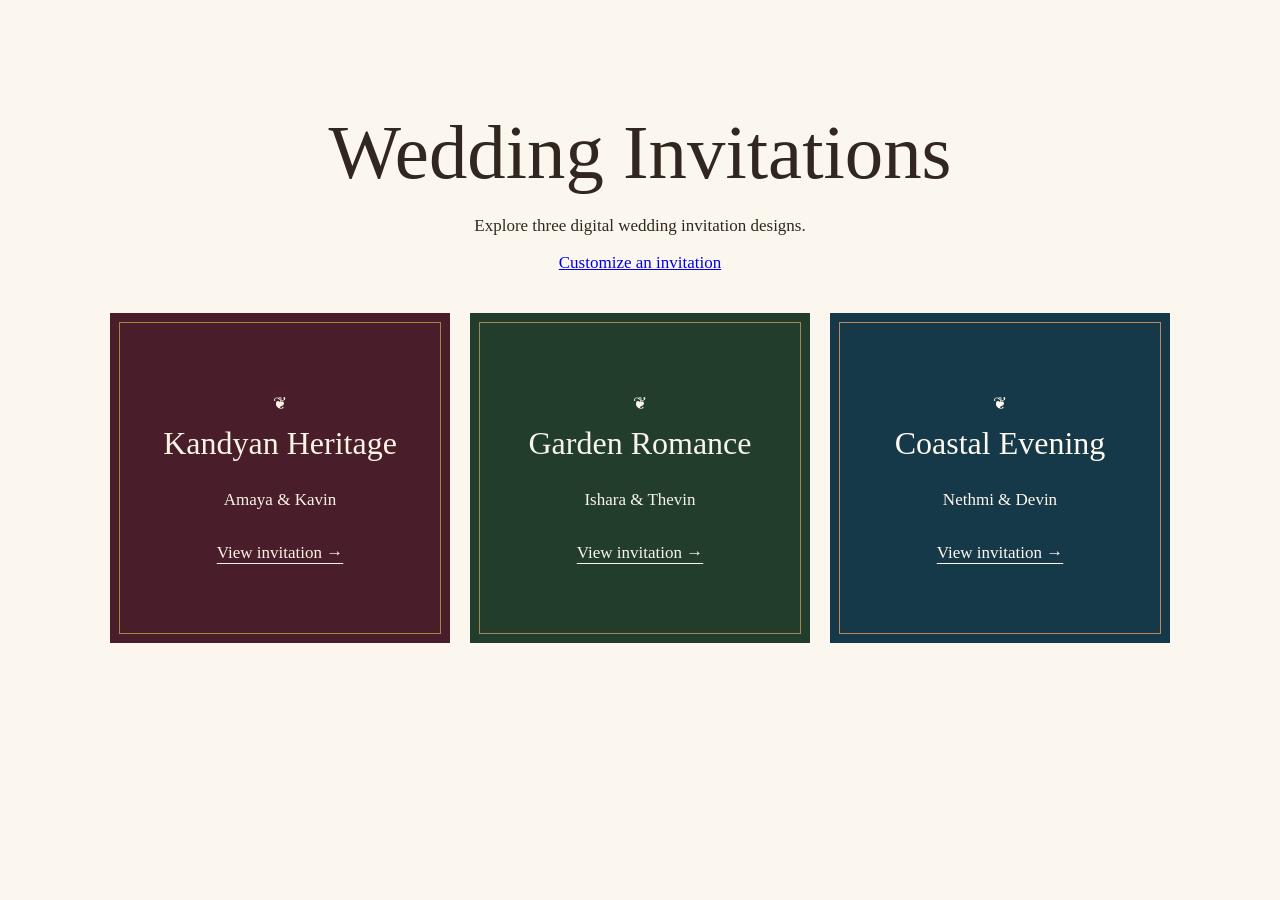
<file: public/index.html>
<!doctype html>
<html lang="en">
<meta charset="utf-8">
<meta name="viewport" content="width=device-width, initial-scale=1">
<title>Wedding Invitation Collection</title>
<link rel="stylesheet" href="assets/css/index.css">
<main><header><h1>Wedding Invitations</h1><p>Explore three digital wedding invitation designs.</p><p><a href="studio.html">Customize an invitation</a></p></header><div class="grid">
<a class="sample" style="--wine:#491e2a;--paper:#fbf3e5;--gold:#ae8241" href="kandyan.html?guest=Mr%20%26%20Mrs%20Perera"><span aria-hidden="true">&#10086;</span><h2>Kandyan Heritage</h2><p>Amaya &amp; Kavin</p><span class="view">View invitation &rarr;</span></a> <a class="sample" style="--wine:#233d2d;--paper:#f7f5e9;--gold:#a18853" href="garden.html?guest=Mr%20%26%20Mrs%20Perera"><span aria-hidden="true">&#10086;</span><h2>Garden Romance</h2><p>Ishara &amp; Thevin</p><span class="view">View invitation &rarr;</span></a> <a class="sample" style="--wine:#16394a;--paper:#fff8ef;--gold:#bb895d" href="coastal.html?guest=Mr%20%26%20Mrs%20Perera"><span aria-hidden="true">&#10086;</span><h2>Coastal Evening</h2><p>Nethmi &amp; Devin</p><span class="view">View invitation &rarr;</span></a>
</div></main>
</html>
</file>
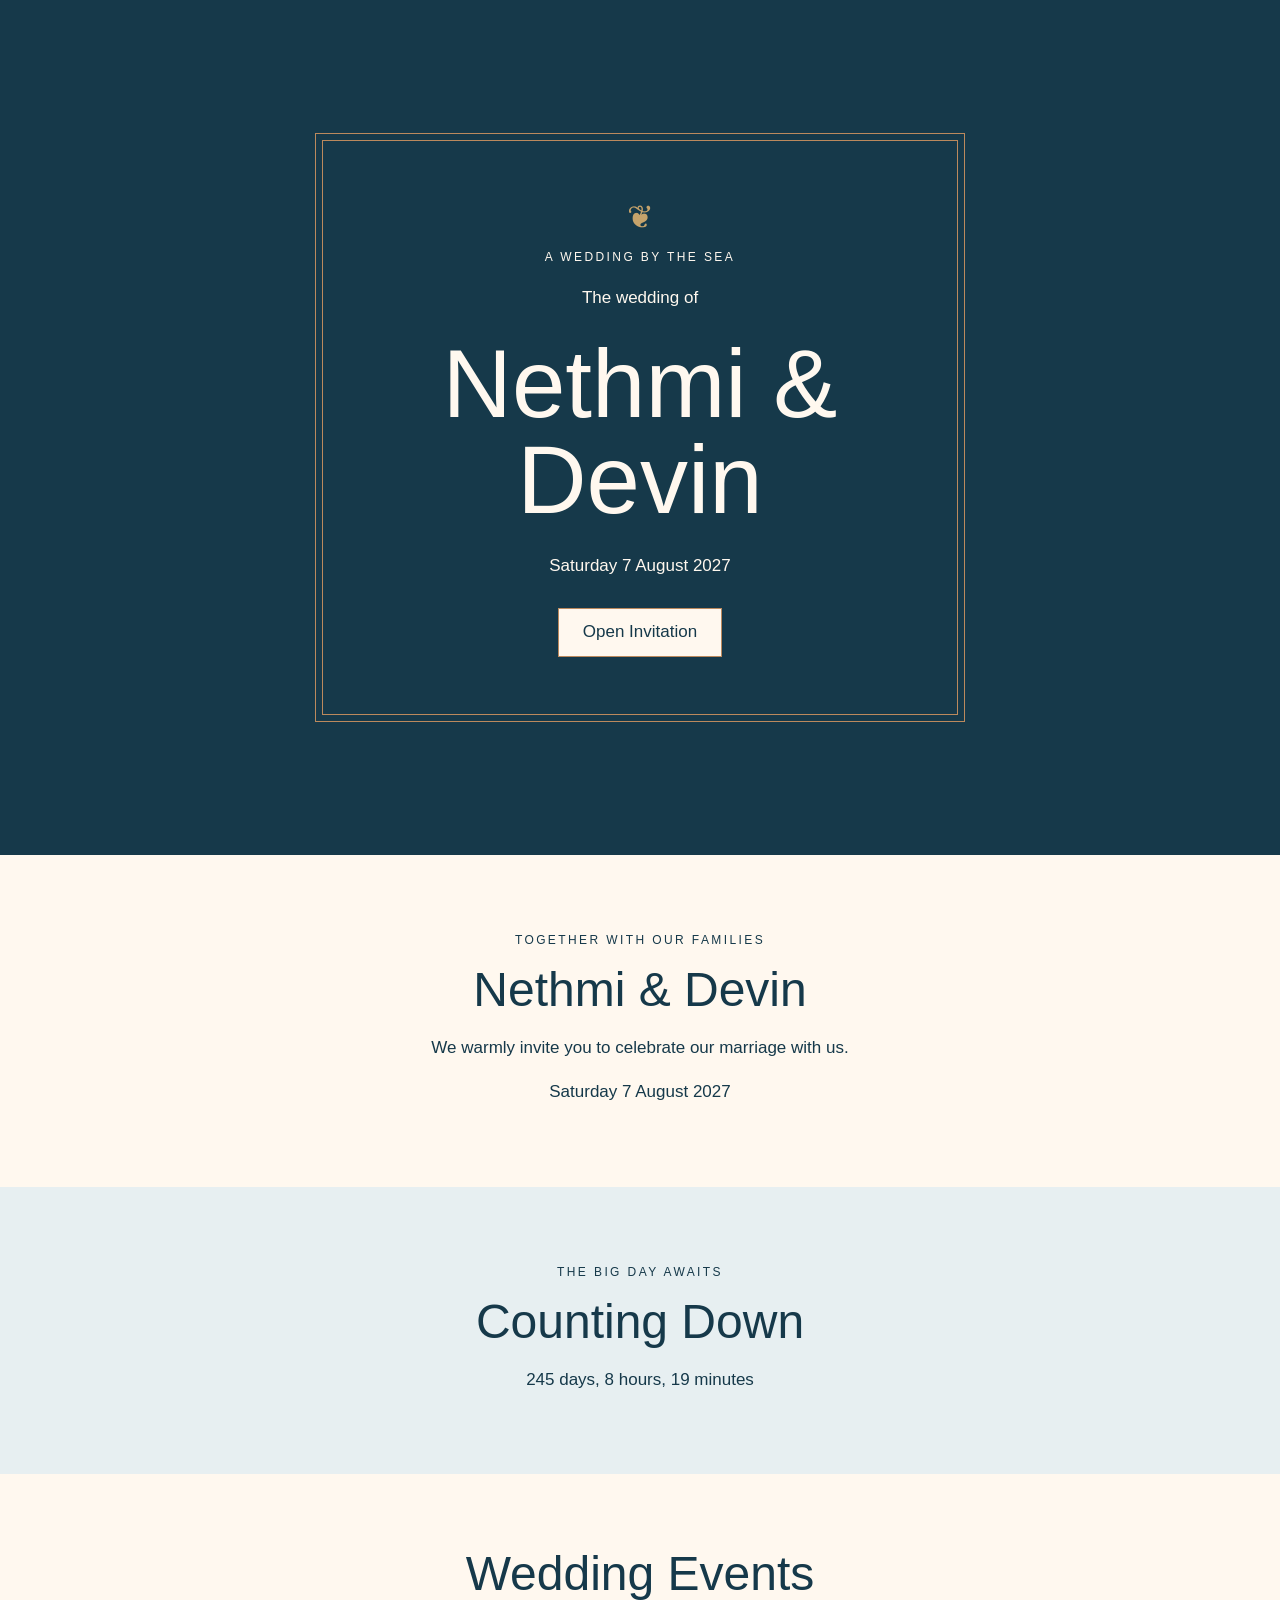
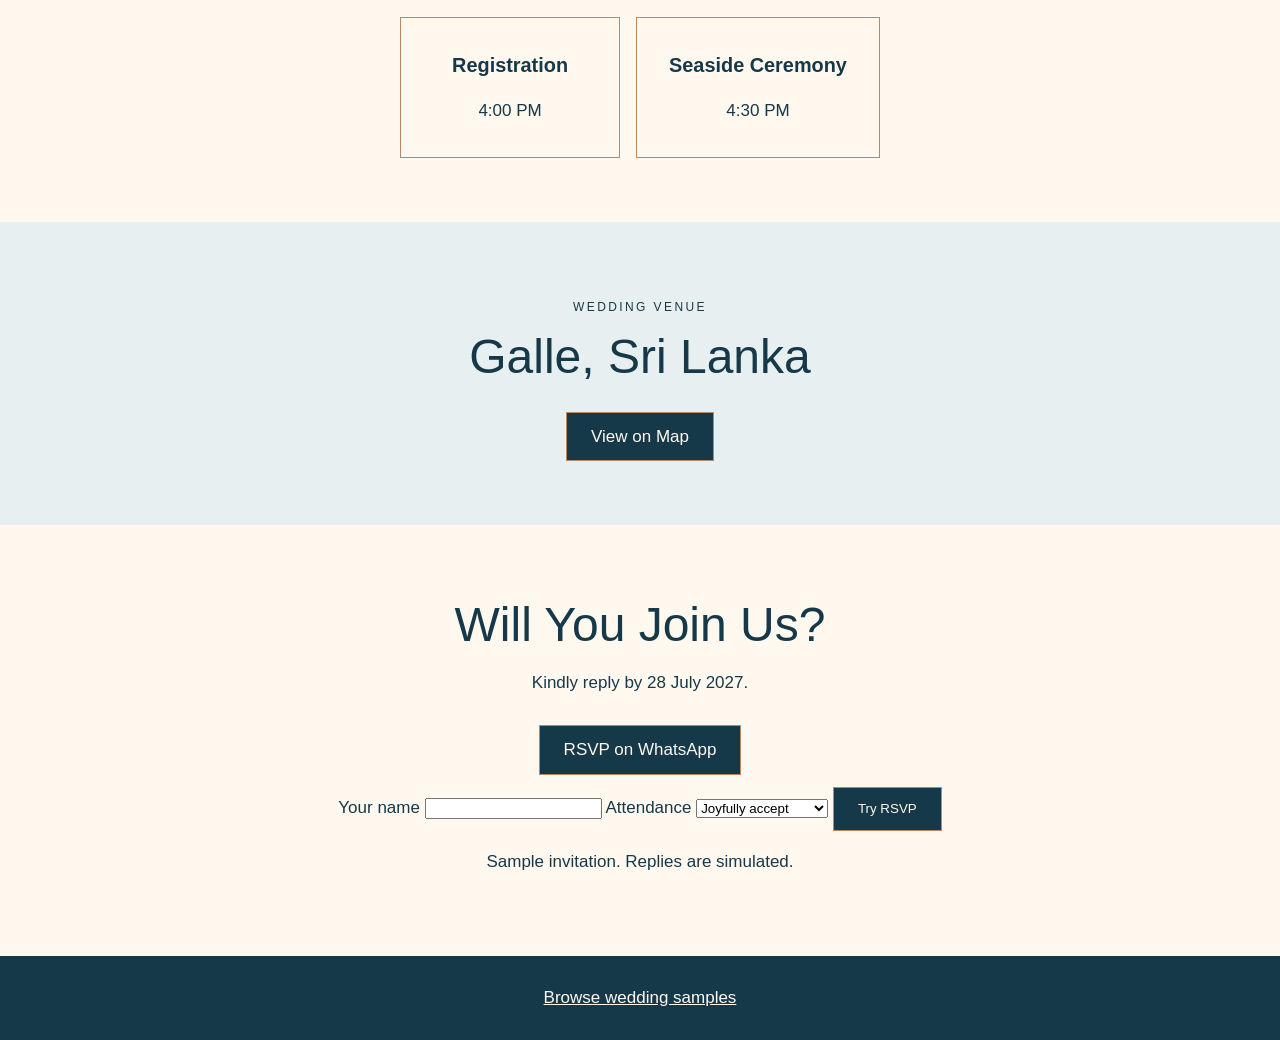
<file: public/coastal.html>
<!doctype html>
<html lang="en">
<meta charset="utf-8">
<meta name="viewport" content="width=device-width, initial-scale=1">
<title>Wedding Invitation</title>
<link rel="stylesheet" href="assets/css/coastal.css">
<header><div class="cover">
<div class="ornament" aria-hidden="true">&#10086;</div>
<p class="eyebrow">A Wedding by the Sea</p>
<p>The wedding of</p>
<h1 data-names></h1>
<p data-date></p>
<p id="guest" hidden></p>
<a class="button" href="#invitation">Open Invitation</a>
</div></header>
<main id="invitation">
<section data-section="intro"><p class="eyebrow">Together with our families</p><h2 data-names></h2><p id="welcome"></p><p data-date></p></section>
<section data-section="countdown"><p class="eyebrow">The big day awaits</p><h2>Counting Down</h2><p id="countdown"></p></section>
<section data-section="events"><h2>Wedding Events</h2><div class="cards" id="events"></div></section>
<section data-section="venue"><p class="eyebrow">Wedding venue</p><h2 id="venue"></h2><a class="button" id="map">View on Map</a></section>
<section data-section="rsvp"><h2>Will You Join Us?</h2><p id="deadline"></p><a class="button" id="rsvp" hidden>RSVP on WhatsApp</a><form id="demo-rsvp"><label>Your name <input name="guest" required></label> <label>Attendance <select name="attendance"><option>Joyfully accept</option><option>Regretfully decline</option></select></label> <button class="button">Try RSVP</button></form><p id="demo-status" role="status">Sample invitation. Replies are simulated.</p></section>
<section data-section="story" id="story" hidden><h2>Our Story</h2><p id="story-text"></p></section></main><footer><a href="index.html">Browse wedding samples</a></footer>
<script src="assets/js/coastal.js"></script>
</html>
</file>
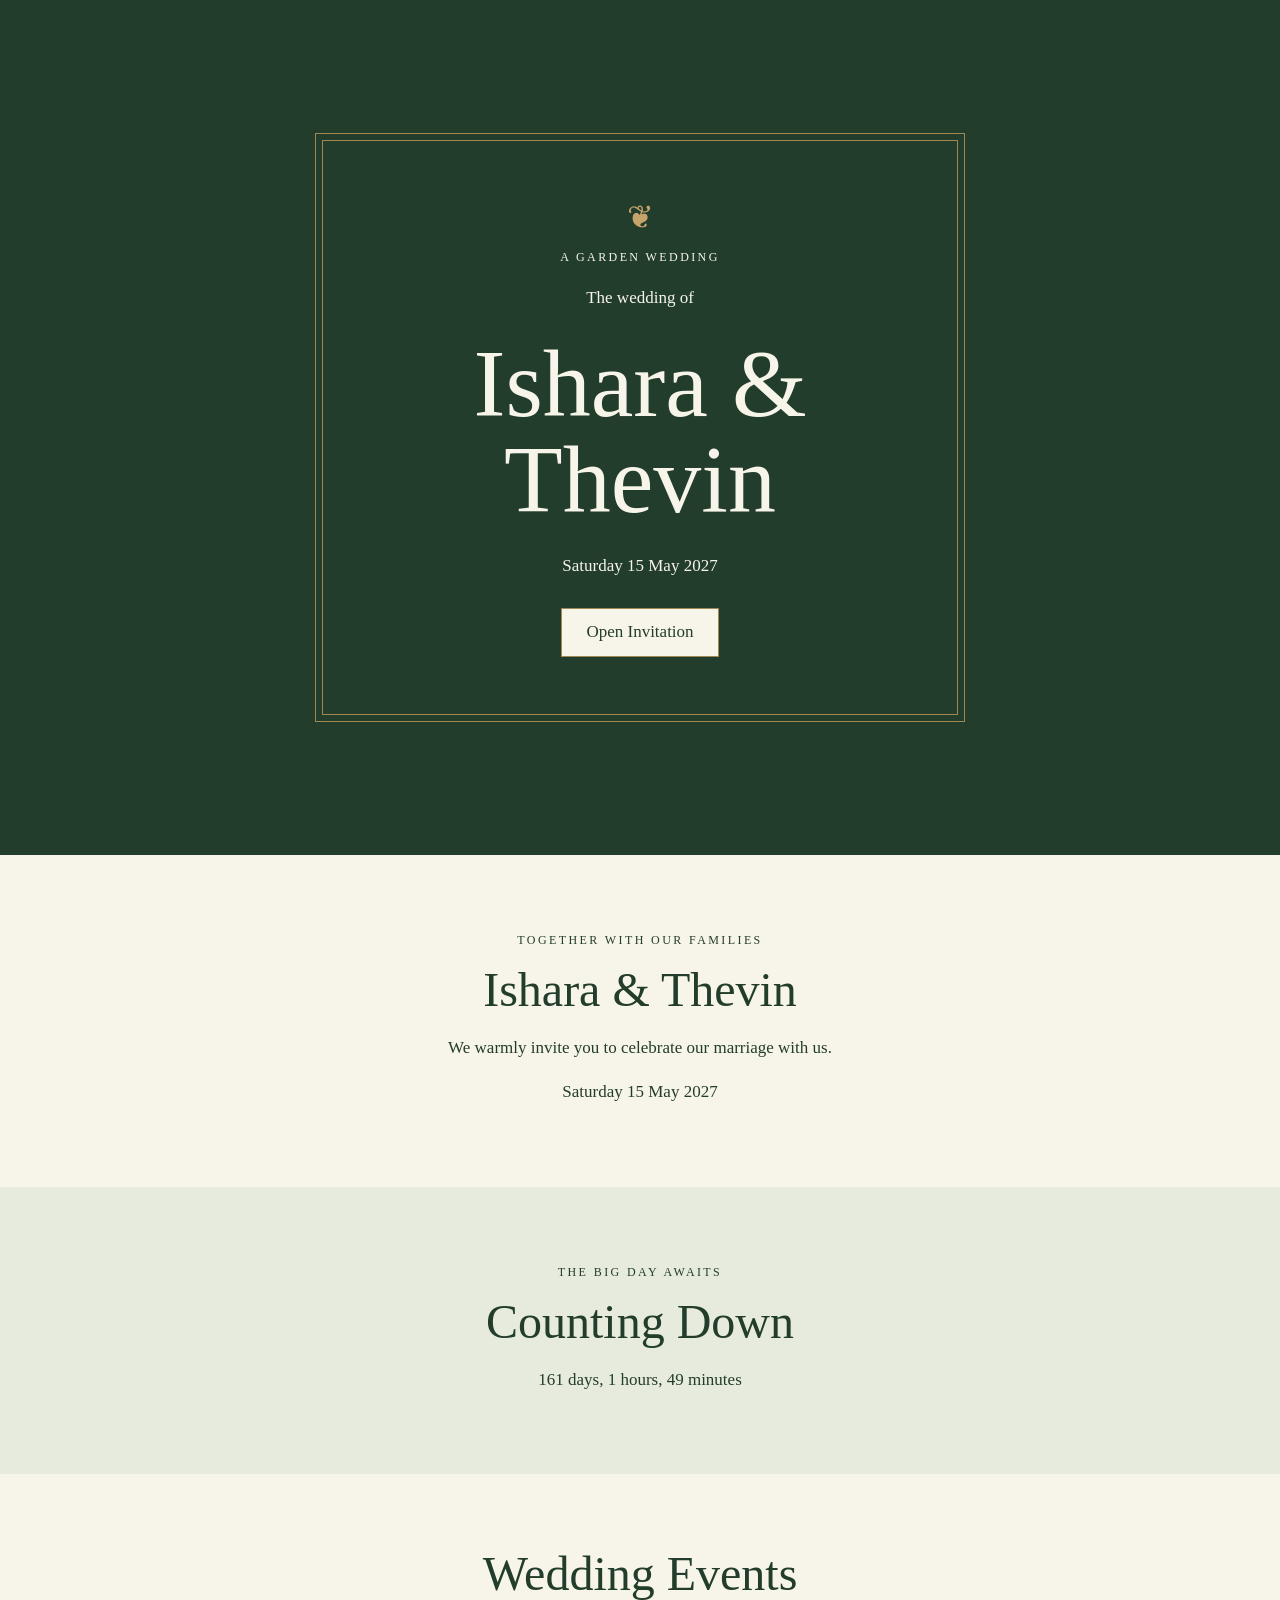
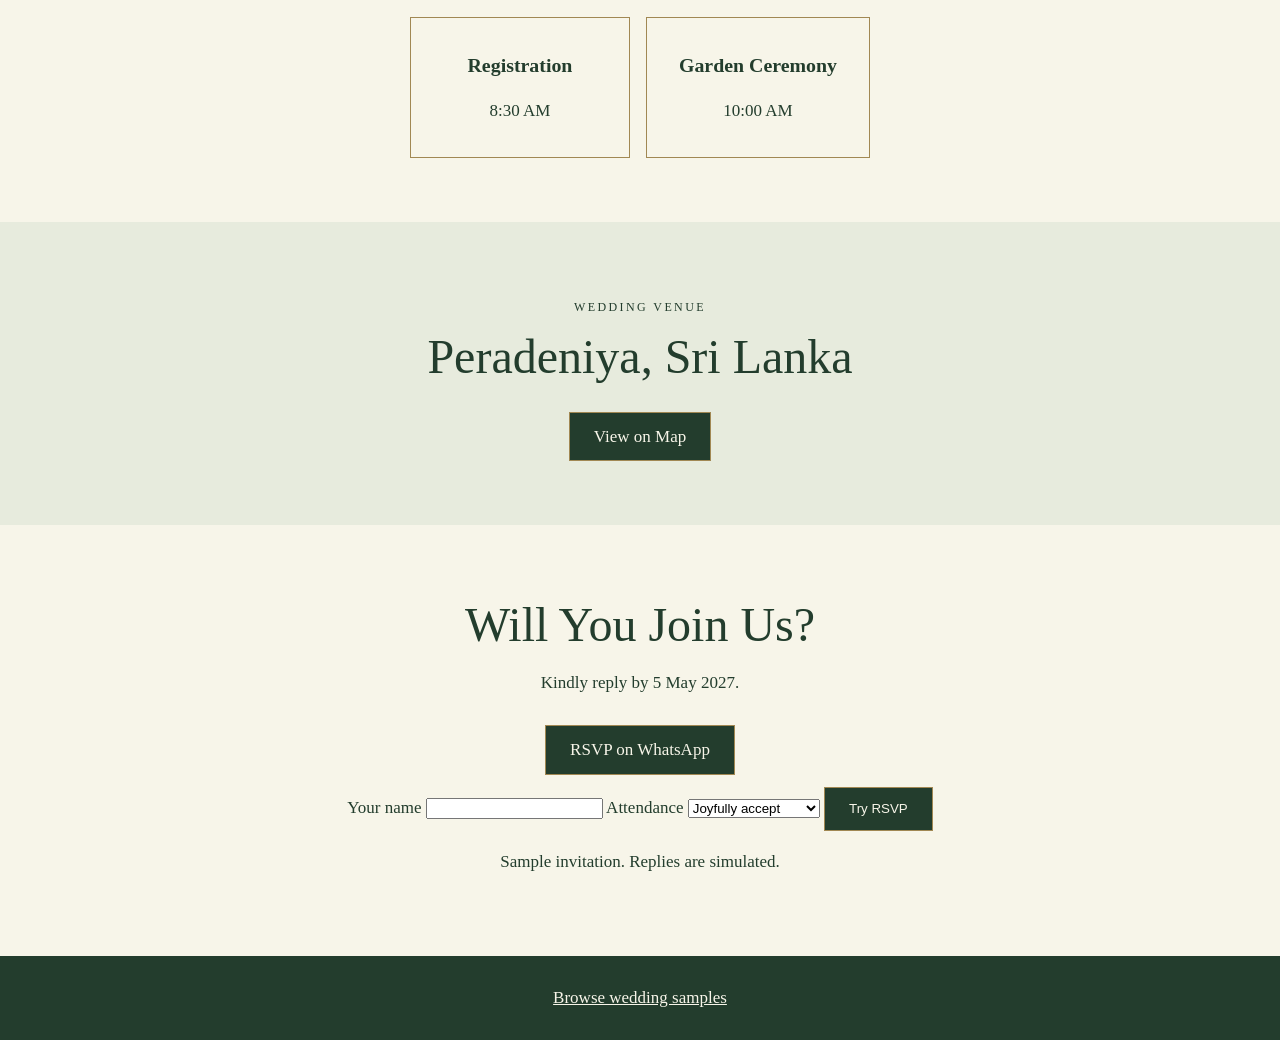
<file: public/garden.html>
<!doctype html>
<html lang="en">
<meta charset="utf-8">
<meta name="viewport" content="width=device-width, initial-scale=1">
<title>Wedding Invitation</title>
<link rel="stylesheet" href="assets/css/garden.css">
<header><div class="cover">
<div class="ornament" aria-hidden="true">&#10086;</div>
<p class="eyebrow">A Garden Wedding</p>
<p>The wedding of</p>
<h1 data-names></h1>
<p data-date></p>
<p id="guest" hidden></p>
<a class="button" href="#invitation">Open Invitation</a>
</div></header>
<main id="invitation">
<section data-section="intro"><p class="eyebrow">Together with our families</p><h2 data-names></h2><p id="welcome"></p><p data-date></p></section>
<section data-section="countdown"><p class="eyebrow">The big day awaits</p><h2>Counting Down</h2><p id="countdown"></p></section>
<section data-section="events"><h2>Wedding Events</h2><div class="cards" id="events"></div></section>
<section data-section="venue"><p class="eyebrow">Wedding venue</p><h2 id="venue"></h2><a class="button" id="map">View on Map</a></section>
<section data-section="rsvp"><h2>Will You Join Us?</h2><p id="deadline"></p><a class="button" id="rsvp" hidden>RSVP on WhatsApp</a><form id="demo-rsvp"><label>Your name <input name="guest" required></label> <label>Attendance <select name="attendance"><option>Joyfully accept</option><option>Regretfully decline</option></select></label> <button class="button">Try RSVP</button></form><p id="demo-status" role="status">Sample invitation. Replies are simulated.</p></section>
<section data-section="story" id="story" hidden><h2>Our Story</h2><p id="story-text"></p></section></main><footer><a href="index.html">Browse wedding samples</a></footer>
<script src="assets/js/garden.js"></script>
</html>
</file>
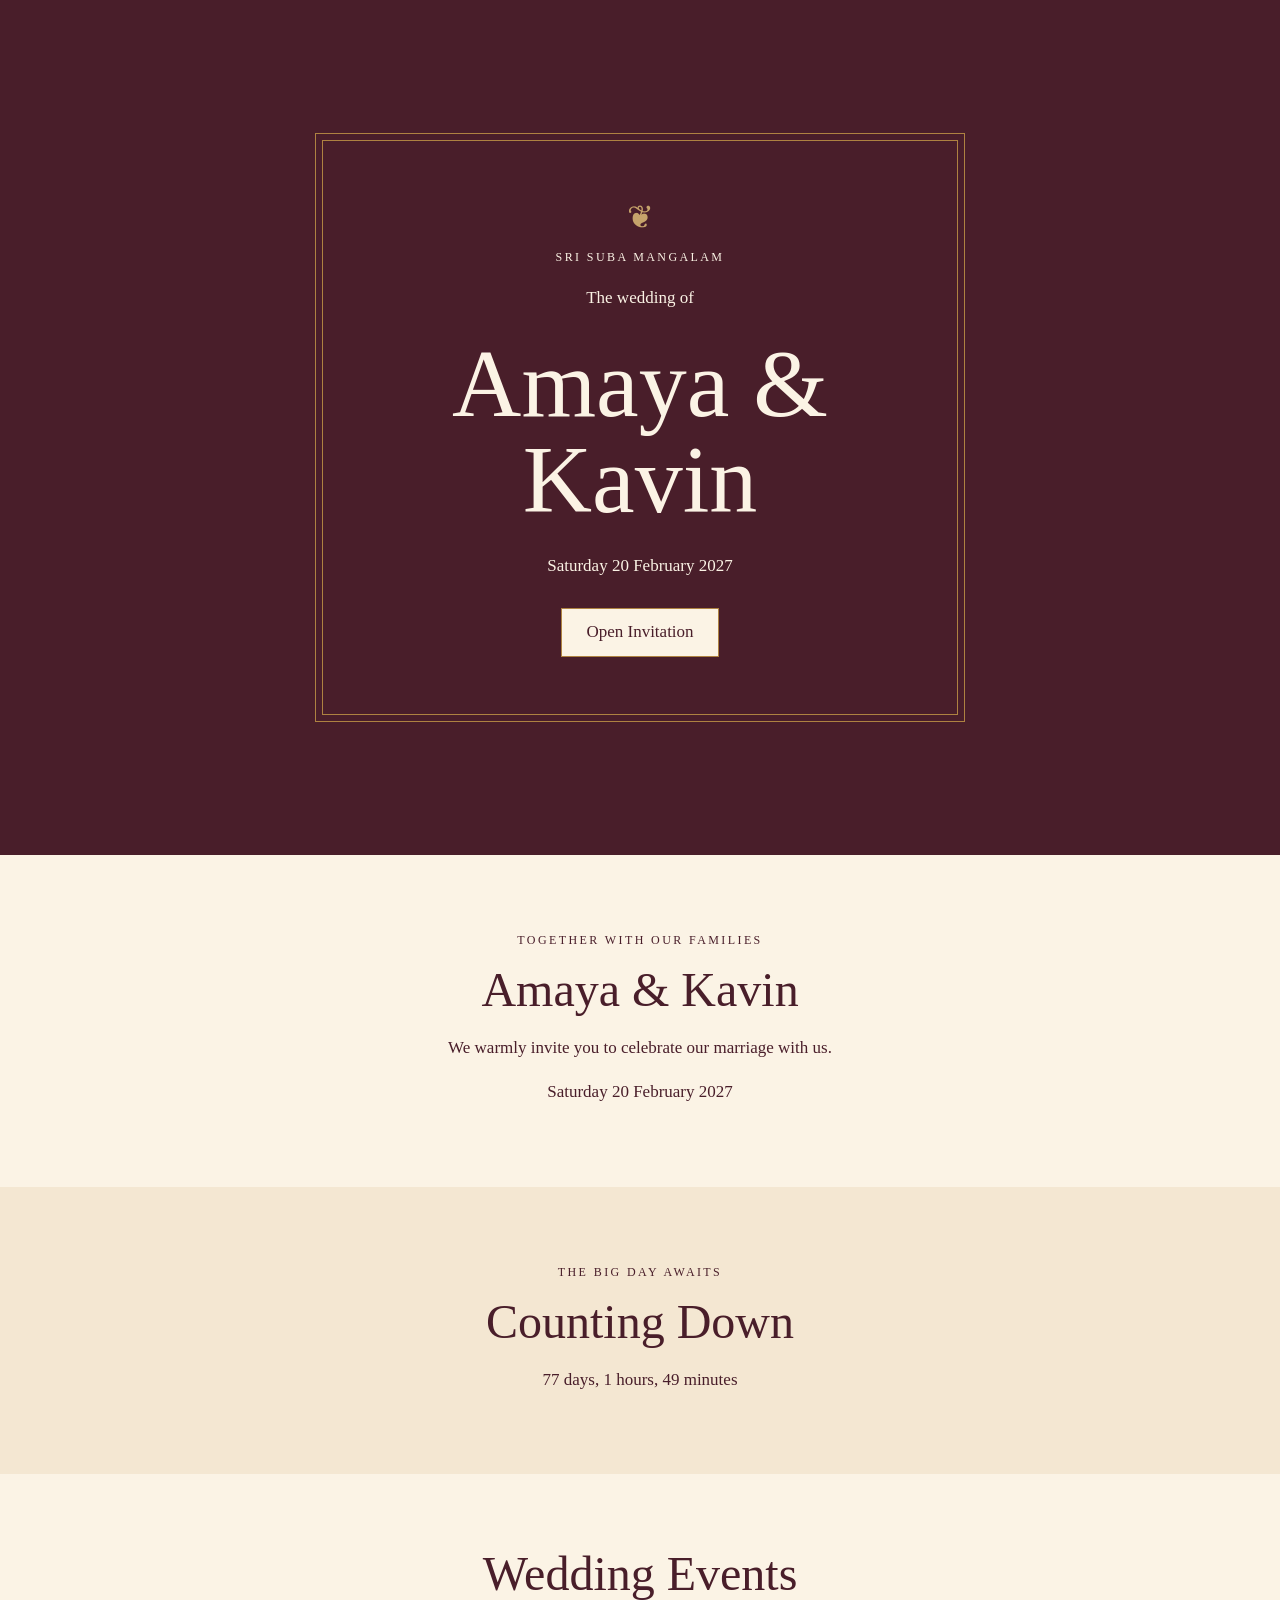
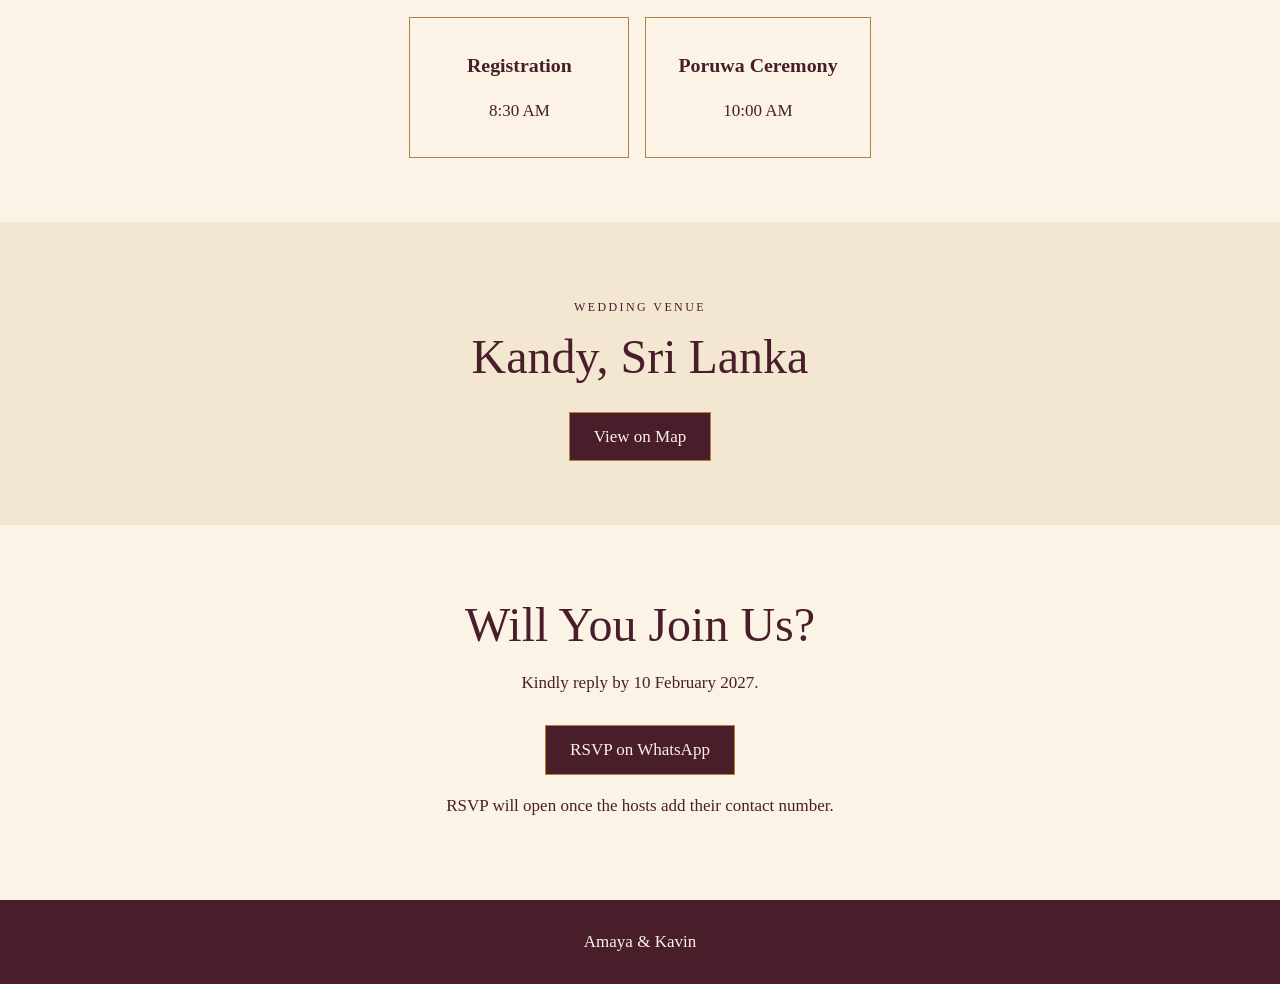
<file: public/invitation.html>
<!doctype html>
<html lang="en">
<meta charset="utf-8">
<meta name="viewport" content="width=device-width, initial-scale=1">
<title>Wedding Invitation</title>
<link rel="stylesheet" href="assets/css/invitation.css">
<header><div class="cover">
<div class="ornament" aria-hidden="true">&#10086;</div>
<p class="eyebrow">Sri Suba Mangalam</p>
<p>The wedding of</p>
<h1 data-names></h1>
<p data-date></p>
<p id="guest" hidden></p>
<a class="button" href="#invitation">Open Invitation</a>
</div></header>
<main id="invitation">
<section><p class="eyebrow">Together with our families</p><h2 data-names></h2><p id="welcome"></p><p data-date></p></section>
<section><p class="eyebrow">The big day awaits</p><h2>Counting Down</h2><p id="countdown"></p></section>
<section><h2>Wedding Events</h2><div class="cards" id="events"></div></section>
<section><p class="eyebrow">Wedding venue</p><h2 id="venue"></h2><a class="button" id="map">View on Map</a></section>
<section><h2>Will You Join Us?</h2><p id="deadline"></p><a class="button" id="rsvp" hidden>RSVP on WhatsApp</a><p id="rsvp-preview">RSVP will open once the hosts add their contact number.</p></section>
</main><footer data-names></footer>
<script src="assets/js/invitation.js"></script>
</html>
</file>
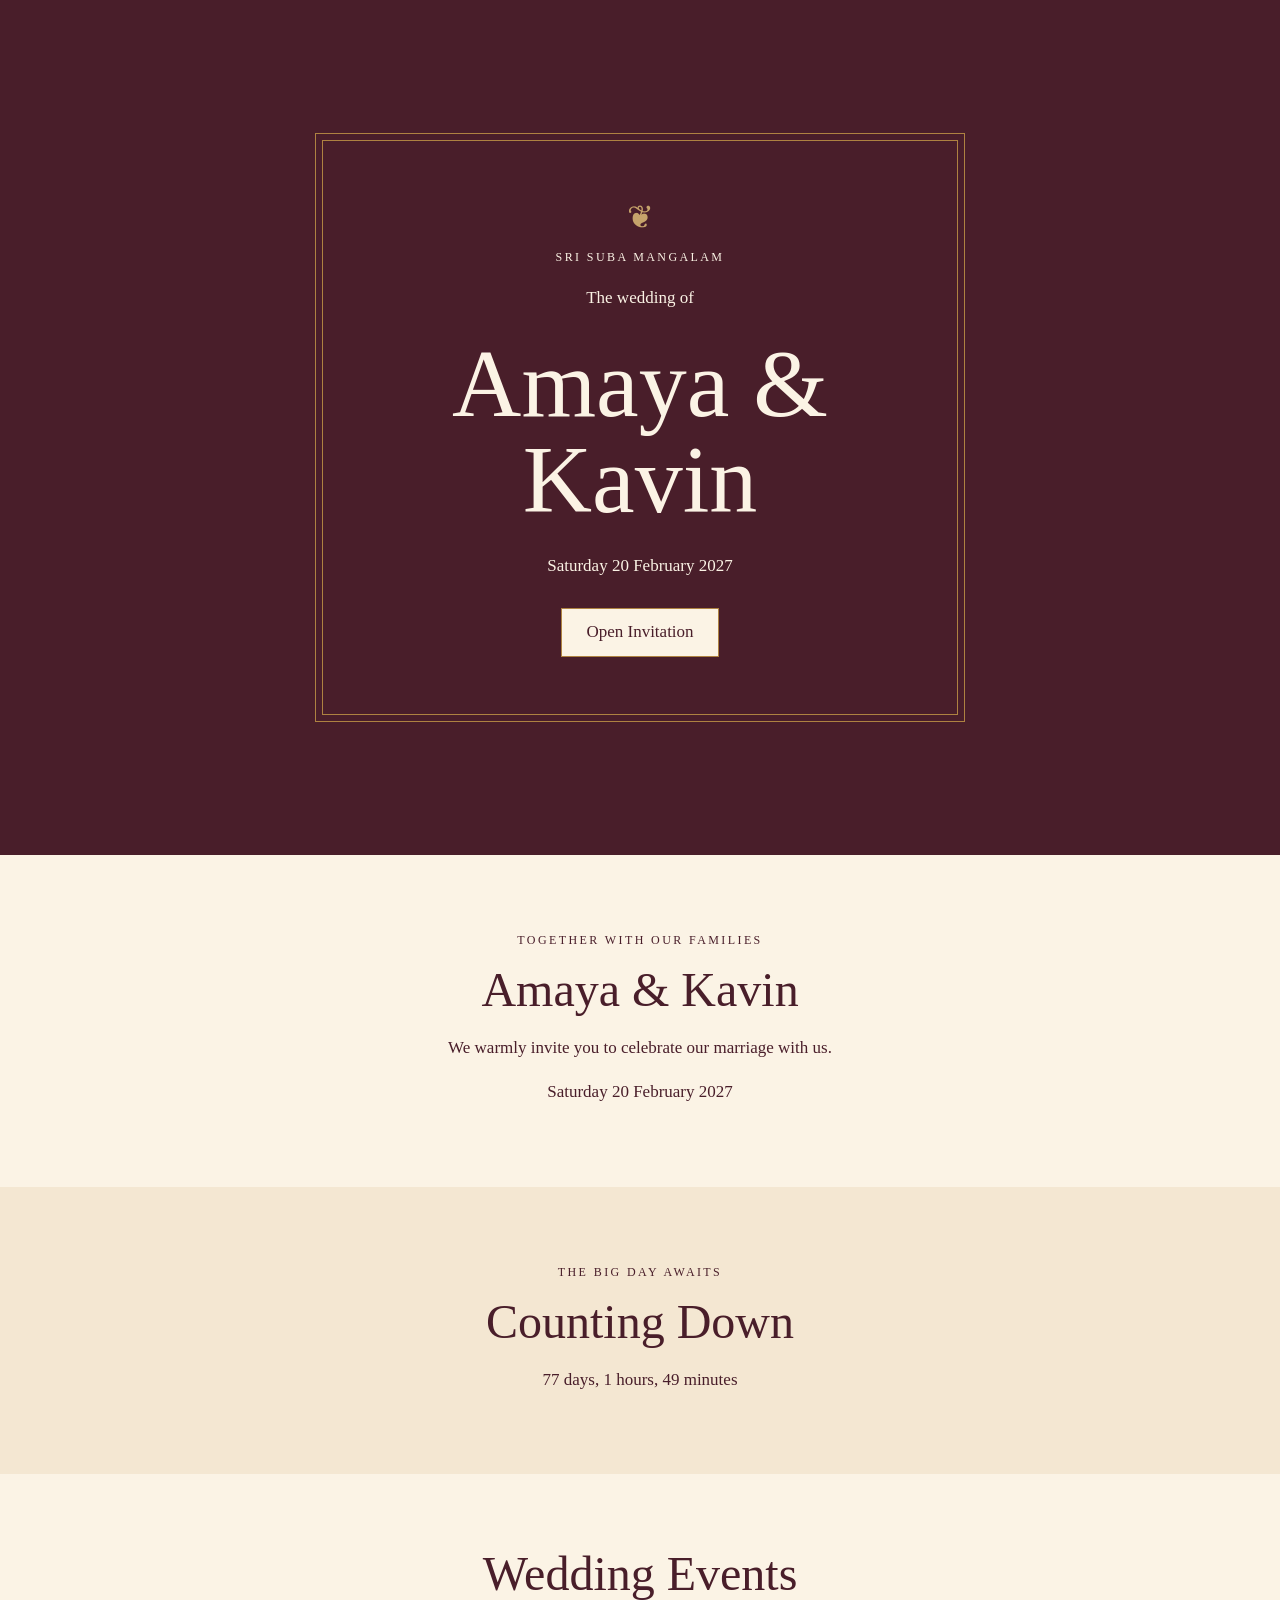
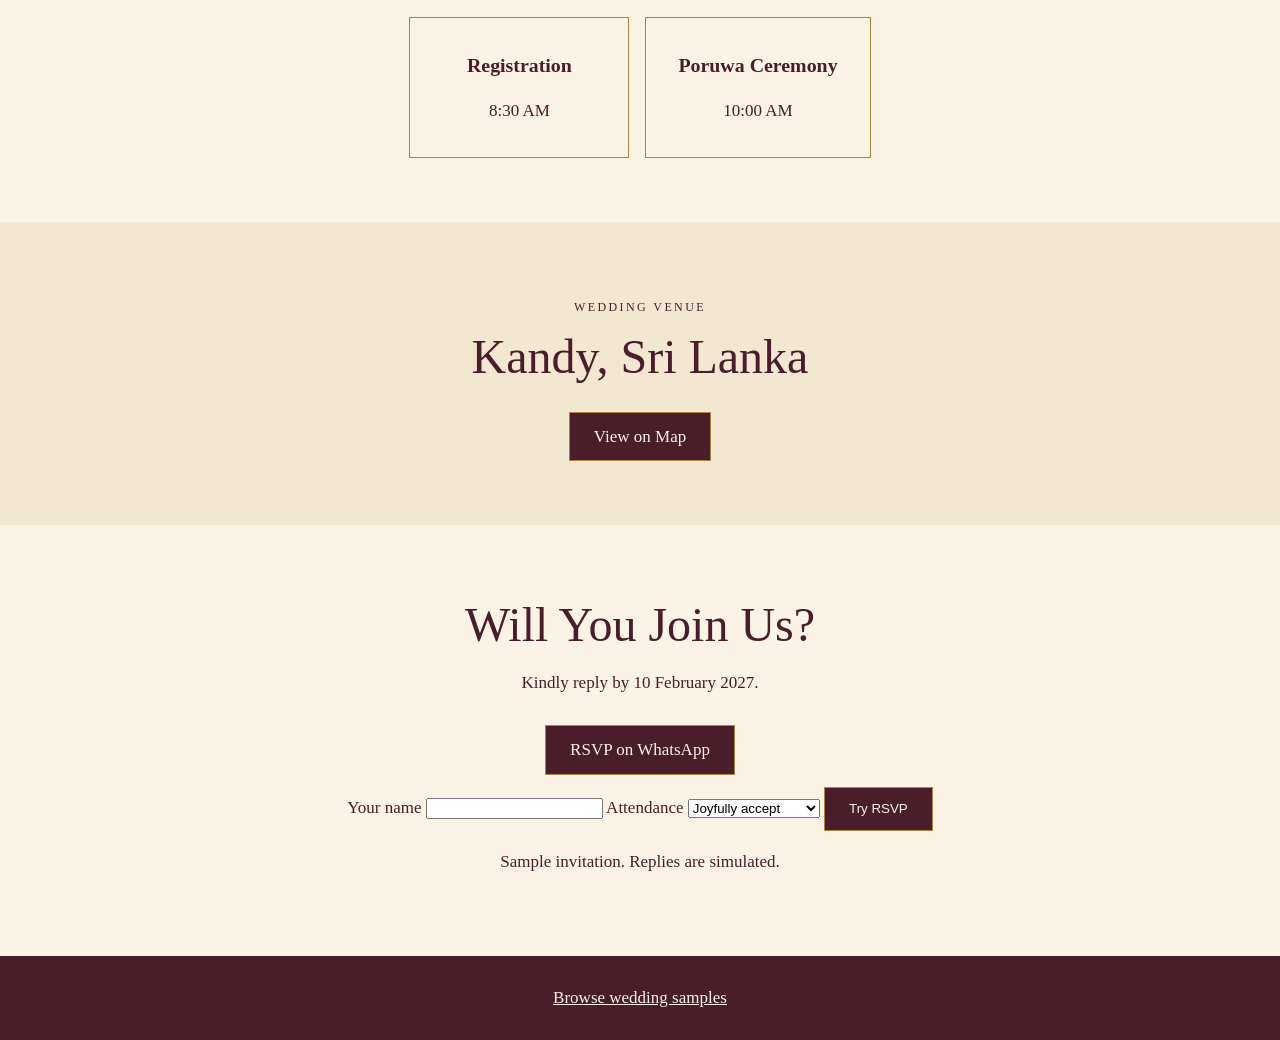
<file: public/kandyan.html>
<!doctype html>
<html lang="en">
<meta charset="utf-8">
<meta name="viewport" content="width=device-width, initial-scale=1">
<title>Wedding Invitation</title>
<link rel="stylesheet" href="assets/css/kandyan.css">
<header><div class="cover">
<div class="ornament" aria-hidden="true">&#10086;</div>
<p class="eyebrow">Sri Suba Mangalam</p>
<p>The wedding of</p>
<h1 data-names></h1>
<p data-date></p>
<p id="guest" hidden></p>
<a class="button" href="#invitation">Open Invitation</a>
</div></header>
<main id="invitation">
<section data-section="intro"><p class="eyebrow">Together with our families</p><h2 data-names></h2><p id="welcome"></p><p data-date></p></section>
<section data-section="countdown"><p class="eyebrow">The big day awaits</p><h2>Counting Down</h2><p id="countdown"></p></section>
<section data-section="events"><h2>Wedding Events</h2><div class="cards" id="events"></div></section>
<section data-section="venue"><p class="eyebrow">Wedding venue</p><h2 id="venue"></h2><a class="button" id="map">View on Map</a></section>
<section data-section="rsvp"><h2>Will You Join Us?</h2><p id="deadline"></p><a class="button" id="rsvp" hidden>RSVP on WhatsApp</a><form id="demo-rsvp"><label>Your name <input name="guest" required></label> <label>Attendance <select name="attendance"><option>Joyfully accept</option><option>Regretfully decline</option></select></label> <button class="button">Try RSVP</button></form><p id="demo-status" role="status">Sample invitation. Replies are simulated.</p></section>
<section data-section="story" id="story" hidden><h2>Our Story</h2><p id="story-text"></p></section></main><footer><a href="index.html">Browse wedding samples</a></footer>
<script src="assets/js/kandyan.js"></script>
</html>
</file>
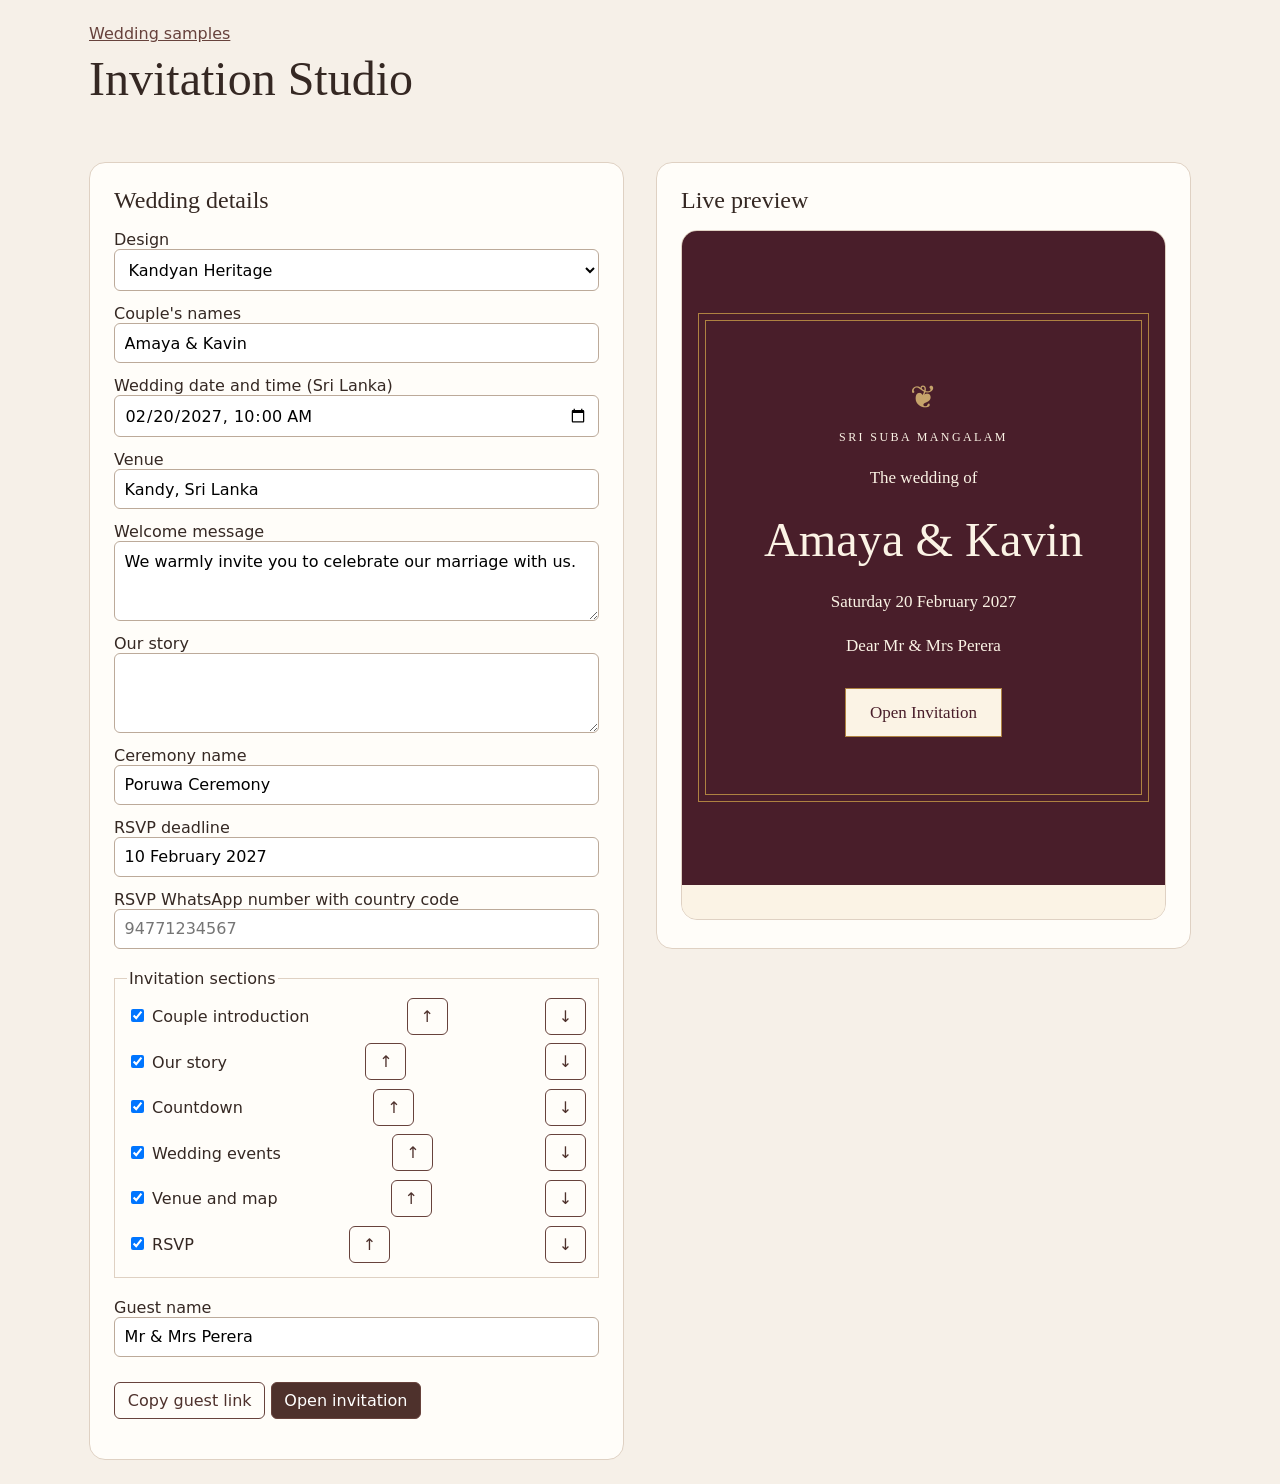
<file: public/studio.html>
<!doctype html>
<html lang="en">
<meta charset="utf-8">
<meta name="viewport" content="width=device-width, initial-scale=1">
<title>Invitation Studio</title>
<link rel="stylesheet" href="assets/css/studio.css">
<header><a href="index.html">Wedding samples</a><h1>Invitation Studio</h1></header>
<main>
<form id="editor">
<h2>Wedding details</h2>
<label>Design<select name="design"><option value="kandyan">Kandyan Heritage</option><option value="garden">Garden Romance</option><option value="coastal">Coastal Evening</option></select></label>
<label>Couple's names<input name="names" value="Amaya &amp; Kavin" required></label>
<label>Wedding date and time (Sri Lanka)<input type="datetime-local" name="date" value="2027-02-20T10:00" required></label>
<label>Venue<input name="venue" value="Kandy, Sri Lanka" required></label>
<label>Welcome message<textarea name="welcome">We warmly invite you to celebrate our marriage with us.</textarea></label>
<label>Our story<textarea name="story"></textarea></label>
<label>Ceremony name<input name="ceremony" value="Poruwa Ceremony"></label>
<label>RSVP deadline<input name="replyBy" value="10 February 2027"></label>
<label>RSVP WhatsApp number with country code<input name="whatsapp" type="tel" placeholder="94771234567" pattern="[0-9]{8,15}"></label>
<fieldset id="sections"><legend>Invitation sections</legend></fieldset>
<label>Guest name<input name="guest" value="Mr &amp; Mrs Perera"></label>
<button type="submit">Copy guest link</button>
<a class="action" id="open" target="_blank" rel="noopener">Open invitation</a>
<p id="status" role="status"></p>
</form>
<aside><h2>Live preview</h2><iframe id="preview" title="Wedding invitation preview"></iframe></aside>
</main>
<script src="assets/js/studio.js"></script>
</html>
</file>
<file: public/assets/css/index.css>
*{box-sizing:border-box}body{margin:0;background:#fcf7ee;color:#322720;font:17px Georgia,serif}main{max-width:1100px;margin:auto;padding:clamp(2rem,7vw,6rem) 1.25rem}header{text-align:center;margin-bottom:2.5rem}h1{font-size:clamp(2.4rem,7vw,4.8rem);margin:.25em 0;font-weight:400}.grid{display:grid;grid-template-columns:repeat(auto-fit,minmax(min(100%,260px),1fr));gap:1.25rem}.sample{display:grid;align-content:center;justify-items:center;text-align:center;min-height:330px;padding:1.75rem;background:var(--wine);color:var(--paper);outline:1px solid var(--gold);outline-offset:-10px;text-decoration:none}.sample:focus-visible{outline:3px solid var(--gold)}.sample h2{font-size:2rem;font-weight:400;margin:.35em 0}.view{margin-top:1rem;text-decoration:underline;text-underline-offset:.3em}
</file>
<file: public/assets/css/coastal.css>
:root{color-scheme:light;--wine:#16394a;--paper:#fff8ef;--gold:#bb895d}
*{box-sizing:border-box}body{margin:0;background:var(--paper);color:var(--wine);font:17px Trebuchet MS,sans-serif;text-align:center}
header,section{padding:4rem 1.5rem}header{min-height:95svh;display:grid;place-items:center;background:var(--wine);color:var(--paper);padding:1rem}
.cover{border:1px solid var(--gold);outline:1px solid var(--gold);outline-offset:-8px;width:min(100%,650px);padding:4rem 1.5rem}
.ornament{color:#c6a36b;font-size:2rem}.eyebrow{text-transform:uppercase;letter-spacing:.2em;font-size:.75rem}
h1{font-size:clamp(3rem,10vw,6rem);font-weight:400;line-height:1;margin:1.5rem 0}h2{font-size:clamp(2rem,6vw,3rem);font-weight:400;margin:.5rem 0 1rem}
p{line-height:1.6}a{color:inherit}.button{display:inline-block;background:var(--wine);color:var(--paper);padding:.85rem 1.5rem;text-decoration:none;border:1px solid var(--gold);margin-top:.75rem}.cover .button{background:var(--paper);color:var(--wine)}
section:nth-child(even){background:#e7eff1}.cards{display:flex;flex-wrap:wrap;justify-content:center;gap:1rem}.card{border:1px solid var(--gold);padding:1rem 2rem;min-width:220px}footer{padding:2rem;background:var(--wine);color:var(--paper)}
</file>
<file: public/assets/css/garden.css>
:root{color-scheme:light;--wine:#233d2d;--paper:#f7f5e9;--gold:#a18853}
*{box-sizing:border-box}body{margin:0;background:var(--paper);color:var(--wine);font:17px Palatino Linotype,serif;text-align:center}
header,section{padding:4rem 1.5rem}header{min-height:95svh;display:grid;place-items:center;background:var(--wine);color:var(--paper);padding:1rem}
.cover{border:1px solid var(--gold);outline:1px solid var(--gold);outline-offset:-8px;width:min(100%,650px);padding:4rem 1.5rem}
.ornament{color:#c6a36b;font-size:2rem}.eyebrow{text-transform:uppercase;letter-spacing:.2em;font-size:.75rem}
h1{font-size:clamp(3rem,10vw,6rem);font-weight:400;line-height:1;margin:1.5rem 0}h2{font-size:clamp(2rem,6vw,3rem);font-weight:400;margin:.5rem 0 1rem}
p{line-height:1.6}a{color:inherit}.button{display:inline-block;background:var(--wine);color:var(--paper);padding:.85rem 1.5rem;text-decoration:none;border:1px solid var(--gold);margin-top:.75rem}.cover .button{background:var(--paper);color:var(--wine)}
section:nth-child(even){background:#e7ebdd}.cards{display:flex;flex-wrap:wrap;justify-content:center;gap:1rem}.card{border:1px solid var(--gold);padding:1rem 2rem;min-width:220px}footer{padding:2rem;background:var(--wine);color:var(--paper)}
</file>
<file: public/assets/css/invitation.css>
:root{color-scheme:light;--wine:#491e2a;--paper:#fbf3e5;--gold:#ae8241}
*{box-sizing:border-box}body{margin:0;background:var(--paper);color:var(--wine);font:17px Georgia,serif;text-align:center}
header,section{padding:4rem 1.5rem}header{min-height:95svh;display:grid;place-items:center;background:var(--wine);color:var(--paper);padding:1rem}
.cover{border:1px solid var(--gold);outline:1px solid var(--gold);outline-offset:-8px;width:min(100%,650px);padding:4rem 1.5rem}
.ornament{color:#c6a36b;font-size:2rem}.eyebrow{text-transform:uppercase;letter-spacing:.2em;font-size:.75rem}
h1{font-size:clamp(3rem,10vw,6rem);font-weight:400;line-height:1;margin:1.5rem 0}h2{font-size:clamp(2rem,6vw,3rem);font-weight:400;margin:.5rem 0 1rem}
p{line-height:1.6}a{color:inherit}.button{display:inline-block;background:var(--wine);color:var(--paper);padding:.85rem 1.5rem;text-decoration:none;border:1px solid var(--gold);margin-top:.75rem}.cover .button{background:var(--paper);color:var(--wine)}
section:nth-child(even){background:#f4e7d2}.cards{display:flex;flex-wrap:wrap;justify-content:center;gap:1rem}.card{border:1px solid var(--gold);padding:1rem 2rem;min-width:220px}footer{padding:2rem;background:var(--wine);color:var(--paper)}
</file>
<file: public/assets/css/kandyan.css>
:root{color-scheme:light;--wine:#491e2a;--paper:#fbf3e5;--gold:#ae8241}
*{box-sizing:border-box}body{margin:0;background:var(--paper);color:var(--wine);font:17px Georgia,serif;text-align:center}
header,section{padding:4rem 1.5rem}header{min-height:95svh;display:grid;place-items:center;background:var(--wine);color:var(--paper);padding:1rem}
.cover{border:1px solid var(--gold);outline:1px solid var(--gold);outline-offset:-8px;width:min(100%,650px);padding:4rem 1.5rem}
.ornament{color:#c6a36b;font-size:2rem}.eyebrow{text-transform:uppercase;letter-spacing:.2em;font-size:.75rem}
h1{font-size:clamp(3rem,10vw,6rem);font-weight:400;line-height:1;margin:1.5rem 0}h2{font-size:clamp(2rem,6vw,3rem);font-weight:400;margin:.5rem 0 1rem}
p{line-height:1.6}a{color:inherit}.button{display:inline-block;background:var(--wine);color:var(--paper);padding:.85rem 1.5rem;text-decoration:none;border:1px solid var(--gold);margin-top:.75rem}.cover .button{background:var(--paper);color:var(--wine)}
section:nth-child(even){background:#f4e7d2}.cards{display:flex;flex-wrap:wrap;justify-content:center;gap:1rem}.card{border:1px solid var(--gold);padding:1rem 2rem;min-width:220px}footer{padding:2rem;background:var(--wine);color:var(--paper)}
</file>
<file: public/assets/css/studio.css>
*{box-sizing:border-box}body{margin:0;background:#f6f0e8;color:#352823;font:16px system-ui}header,main{max-width:1150px;margin:auto;padding:1.5rem}header a{color:#67423c}h1{font:3rem Georgia;margin:.5rem 0}main{display:grid;grid-template-columns:minmax(0,1fr) minmax(0,1fr);gap:2rem}form,aside{background:#fffdf9;border:1px solid #dfd1c3;padding:1.5rem;border-radius:16px}label{display:block;margin:.8rem 0}input:not([type=checkbox]),select,textarea{display:block;width:100%;padding:.6rem;border:1px solid #bcaa9a;border-radius:6px;background:white;font:inherit}textarea{min-height:5rem}fieldset{border:1px solid #dfd1c3;margin:1.25rem 0}fieldset div{display:flex;align-items:center;justify-content:space-between;gap:.5rem}button,.action{font:inherit;padding:.5rem .8rem;border:1px solid #67423c;border-radius:6px;background:#fffdf9;color:#4e312c;cursor:pointer}.action{display:inline-block;background:#4e312c;color:white;text-decoration:none;margin-top:.75rem}iframe{width:100%;height:690px;border:1px solid #dfd1c3;border-radius:16px;background:#fbf3e5}aside{align-self:start;position:sticky;top:1rem}h2{font:1.5rem Georgia;margin:0 0 1rem}@media(max-width:720px){main{grid-template-columns:1fr}aside{position:static}iframe{height:580px}}
</file>
